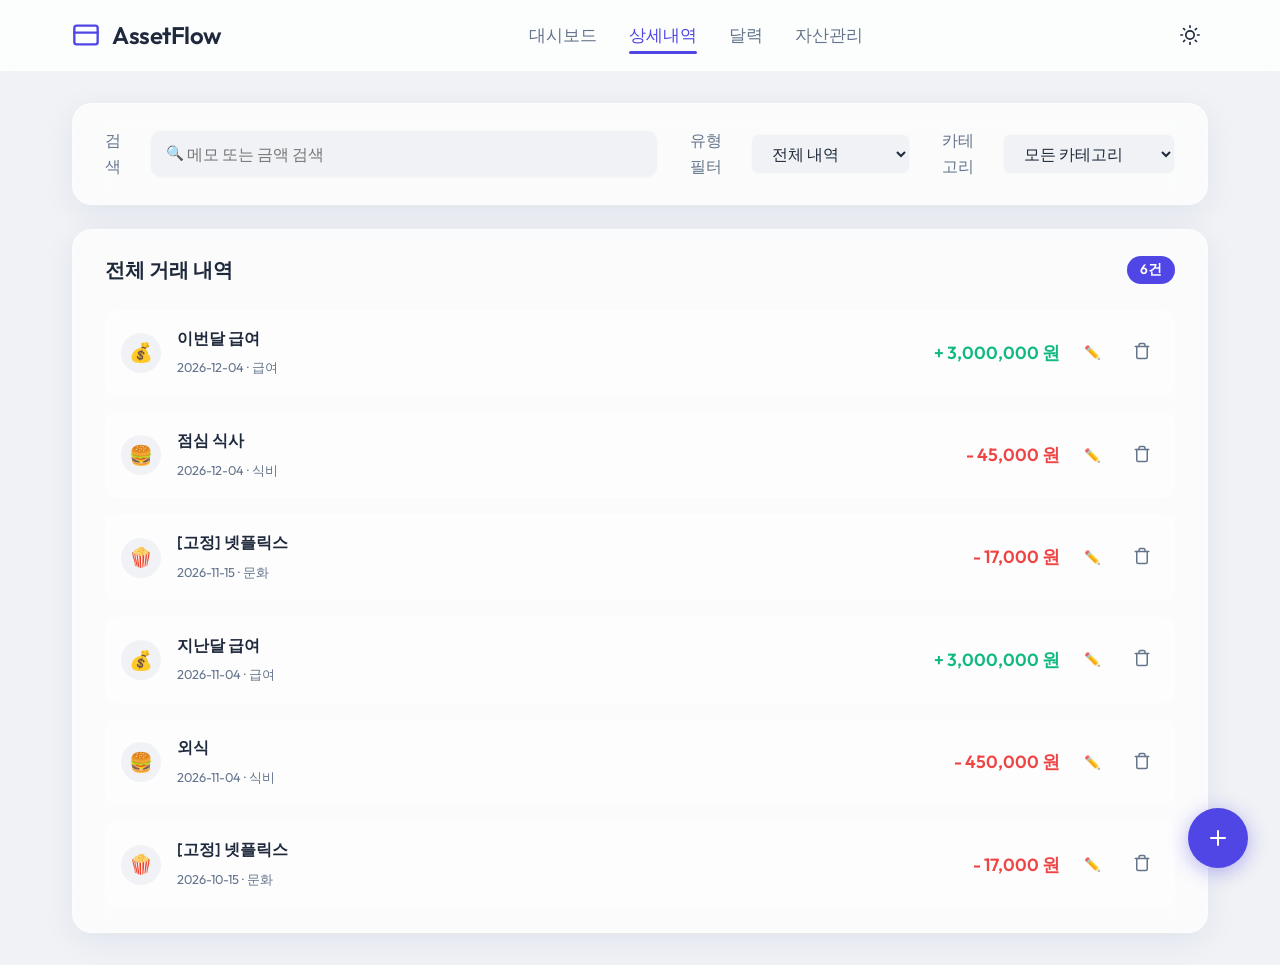
<file: details.html>
<!DOCTYPE html>
<html lang="ko" data-theme="light">
<head>
    <meta charset="UTF-8">
    <meta name="viewport" content="width=device-width, initial-scale=1.0">
    <title>스마트 가계부 - 상세내역</title>
    <meta name="description" content="전체 수입/지출 상세 내역 관리">
    <link rel="preconnect" href="https://fonts.googleapis.com">
    <link rel="preconnect" href="https://fonts.gstatic.com" crossorigin>
    <link href="https://fonts.googleapis.com/css2?family=Outfit:wght@300;400;500;600;700&family=Pretendard:wght@300;400;500;600;700&display=swap" rel="stylesheet">
    <link rel="stylesheet" href="css/style.css">
</head>
<body>
    <header class="header">
        <div class="header-container">
            <div class="logo">
                <svg width="28" height="28" viewBox="0 0 24 24" fill="none" stroke="currentColor" stroke-width="2" stroke-linecap="round" stroke-linejoin="round" class="logo-icon"><rect x="2" y="4" width="20" height="16" rx="2" ry="2"></rect><line x1="2" y1="10" x2="22" y2="10"></line></svg>
                <h1>AssetFlow</h1>
            </div>
            <nav class="nav-links">
                <a href="index.html">대시보드</a>
                <a href="details.html" class="active">상세내역</a>
                <a href="calendar.html">달력</a>
                <a href="assets.html">자산관리</a>
            </nav>
            <div class="header-actions">
                <button id="themeToggle" class="icon-btn" aria-label="다크모드 토글">
                    <svg class="sun-icon" width="20" height="20" viewBox="0 0 24 24" fill="none" stroke="currentColor" stroke-width="2" stroke-linecap="round" stroke-linejoin="round"><circle cx="12" cy="12" r="5"/><line x1="12" y1="1" x2="12" y2="3"/><line x1="12" y1="21" x2="12" y2="23"/><line x1="4.22" y1="4.22" x2="5.64" y2="5.64"/><line x1="18.36" y1="18.36" x2="19.78" y2="19.78"/><line x1="1" y1="12" x2="3" y2="12"/><line x1="21" y1="12" x2="23" y2="12"/><line x1="4.22" y1="19.78" x2="5.64" y2="18.36"/><line x1="18.36" y1="5.64" x2="19.78" y2="4.22"/></svg>
                    <svg class="moon-icon" width="20" height="20" viewBox="0 0 24 24" fill="none" stroke="currentColor" stroke-width="2" stroke-linecap="round" stroke-linejoin="round" style="display: none;"><path d="M21 12.79A9 9 0 1 1 11.21 3 7 7 0 0 0 21 12.79z"/></svg>
                </button>
                <button id="mobileMenuBtn" class="icon-btn mobile-only" aria-label="메뉴 토글">
                    <svg width="24" height="24" viewBox="0 0 24 24" fill="none" stroke="currentColor" stroke-width="2" stroke-linecap="round" stroke-linejoin="round"><line x1="3" y1="12" x2="21" y2="12"/><line x1="3" y1="6" x2="21" y2="6"/><line x1="3" y1="18" x2="21" y2="18"/></svg>
                </button>
            </div>
        </div>
    </header>

    <div class="mobile-nav" id="mobileNav">
        <a href="index.html">대시보드</a>
        <a href="details.html" class="active">상세내역</a>
        <a href="calendar.html">달력</a>
        <a href="assets.html">자산관리</a>
    </div>

    <main class="container">
        <div class="details-wrapper">
            <!-- Filter Section -->
            <section class="filter-section card glass">
                <div class="filter-group search-group" style="flex: 1;">
                    <label for="searchInput">검색</label>
                    <div class="input-with-icon" style="width: 100%;">
                        <span class="currency-symbol" style="font-size: 0.9rem;">🔍</span>
                        <input type="text" id="searchInput" placeholder="메모 또는 금액 검색" style="padding-left: 2.2rem; width: 100%;">
                    </div>
                </div>
                
                <div class="filter-group">
                    <label for="filterType">유형 필터</label>
                    <select id="filterType">
                        <option value="all">전체 내역</option>
                        <option value="income">수입만 보기</option>
                        <option value="expense">지출만 보기</option>
                    </select>
                </div>
                
                <div class="filter-group">
                    <label for="filterCategory">카테고리</label>
                    <select id="filterCategory">
                        <option value="all">모든 카테고리</option>
                        <option value="식비">식비</option>
                        <option value="교통">교통비</option>
                        <option value="쇼핑">쇼핑</option>
                        <option value="주거">주거/통신</option>
                        <option value="문화">문화/여가</option>
                        <option value="급여">급여</option>
                        <option value="기타">기타</option>
                    </select>
                </div>
            </section>

            <!-- List Section -->
            <section class="full-list-section card glass">
                <div class="card-header">
                    <h2>전체 거래 내역</h2>
                    <span class="count-badge" id="listCount">0건</span>
                </div>
                <div class="list-container">
                    <ul id="fullList" class="transaction-list">
                        <!-- JS injected items -->
                    </ul>
                    <div id="emptyStateMessage" class="empty-state" style="display: none;">
                        <svg width="48" height="48" viewBox="0 0 24 24" fill="none" stroke="currentColor" stroke-width="1" stroke-linecap="round" stroke-linejoin="round"><circle cx="12" cy="12" r="10"></circle><line x1="8" y1="12" x2="16" y2="12"></line></svg>
                        <p>해당하는 내역이 없습니다.</p>
                    </div>
                </div>
            </section>
        </div>
    </main>

    <!-- Floating Action Button -->
    <button class="fab" id="addBtn" aria-label="내역 추가">
        <svg width="24" height="24" viewBox="0 0 24 24" fill="none" stroke="currentColor" stroke-width="2" stroke-linecap="round" stroke-linejoin="round"><line x1="12" y1="5" x2="12" y2="19"></line><line x1="5" y1="12" x2="19" y2="12"></line></svg>
    </button>

    <!-- Add Transaction Modal (공통) -->
    <div class="modal-overlay" id="addModal">
        <div class="modal-content glass-modal">
            <div class="modal-header">
                <h2>새 내역 추가</h2>
                <button class="close-btn" id="closeModal">&times;</button>
            </div>
            <form id="transactionForm">
                <div class="form-group type-selector">
                    <input type="radio" id="typeExpense" name="type" value="expense" checked>
                    <label for="typeExpense" class="type-btn expense-btn">지출</label>
                    <input type="radio" id="typeIncome" name="type" value="income">
                    <label for="typeIncome" class="type-btn income-btn">수입</label>
                </div>
                
                <div class="form-row split">
                    <div class="form-group">
                        <label for="amount">금액</label>
                        <div class="input-with-icon">
                            <span class="currency-symbol">₩</span>
                            <input type="number" id="amount" required placeholder="0" min="1">
                        </div>
                    </div>
                    <div class="form-group">
                        <label for="transactionAccount">연결 통장</label>
                        <select id="transactionAccount" required>
                            <option value="none">지정 안함 (현금)</option>
                        </select>
                    </div>
                </div>

                <div class="form-row split">
                    <div class="form-group">
                        <label for="date">날짜</label>
                        <input type="date" id="date" required>
                    </div>
                    <div class="form-group">
                        <label for="category">카테고리</label>
                        <select id="category" required>
                            <option value="식비">🍔 식비</option>
                            <option value="교통">🚌 교통비</option>
                            <option value="쇼핑">🛍️ 쇼핑</option>
                            <option value="주거">🏠 주거/통신</option>
                            <option value="문화">🍿 문화/여가</option>
                            <option value="급여">💰 급여</option>
                            <option value="기타">✨ 기타</option>
                        </select>
                    </div>
                </div>

                <div class="form-group">
                    <label for="memo">메모</label>
                    <input type="text" id="memo" placeholder="어디서 사용하셨나요?" autocomplete="off">
                </div>
                
                <div class="modal-actions">
                    <button type="submit" class="submit-btn">저장하기</button>
                </div>
            </form>
        </div>
    </div>

    <!-- Chart.js is not needed on details page, but app.js will still run. We can handle it in app.js if chart doesn't exist. -->
    <script src="js/app.js"></script>
</body>
</html>
</file>
<file: css/style.css>
:root {
    /* Color Palette - Light Mode */
    --bg-color: #f0f2f5;
    --card-bg: rgba(255, 255, 255, 0.7);
    --card-border: rgba(255, 255, 255, 0.4);
    --text-main: #1e293b;
    --text-muted: #64748b;
    --primary-color: #4f46e5;
    --primary-hover: #4338ca;

    --income-color: #10b981;
    /* Mint Green */
    --income-bg: rgba(16, 185, 129, 0.1);

    --expense-color: #ef4444;
    /* Coral Red */
    --expense-bg: rgba(239, 68, 68, 0.1);

    --glass-shadow: 0 8px 32px 0 rgba(31, 38, 135, 0.07);
    --hover-shadow: 0 12px 40px 0 rgba(31, 38, 135, 0.12);

    --header-bg: rgba(255, 255, 255, 0.8);
    --modal-bg: rgba(255, 255, 255, 0.85);

    /* Layout */
    --border-radius: 20px;
    --transition-speed: 0.3s;
}

[data-theme="dark"] {
    /* Color Palette - Dark Mode */
    --bg-color: #0f172a;
    --card-bg: rgba(30, 41, 59, 0.7);
    --card-border: rgba(255, 255, 255, 0.05);
    --text-main: #f8fafc;
    --text-muted: #94a3b8;
    --primary-color: #6366f1;
    --primary-hover: #818cf8;

    --income-color: #34d399;
    --income-bg: rgba(52, 211, 153, 0.15);

    --expense-color: #f87171;
    --expense-bg: rgba(248, 113, 113, 0.15);

    --glass-shadow: 0 8px 32px 0 rgba(0, 0, 0, 0.3);
    --hover-shadow: 0 12px 40px 0 rgba(0, 0, 0, 0.5);

    --header-bg: rgba(15, 23, 42, 0.8);
    --modal-bg: rgba(30, 41, 59, 0.85);
}

* {
    margin: 0;
    padding: 0;
    box-sizing: border-box;
}

body {
    font-family: 'Pretendard', 'Outfit', sans-serif;
    background-color: var(--bg-color);
    color: var(--text-main);
    transition: background-color var(--transition-speed) ease, color var(--transition-speed) ease;
    line-height: 1.6;
    min-height: 100vh;
}

/* Glassmorphism Utilities */
.glass {
    background: var(--card-bg);
    backdrop-filter: blur(16px);
    -webkit-backdrop-filter: blur(16px);
    border: 1px solid var(--card-border);
    border-radius: var(--border-radius);
    box-shadow: var(--glass-shadow);
    transition: transform var(--transition-speed), box-shadow var(--transition-speed);
}

.glass:hover {
    transform: translateY(-2px);
    box-shadow: var(--hover-shadow);
}

/* Typography */
h1,
h2,
h3,
h4 {
    font-family: 'Outfit', sans-serif;
    font-weight: 600;
}

/* Header */
.header {
    position: sticky;
    top: 0;
    z-index: 100;
    background: var(--header-bg);
    backdrop-filter: blur(12px);
    -webkit-backdrop-filter: blur(12px);
    border-bottom: 1px solid var(--card-border);
}

.header-container {
    max-width: 1200px;
    margin: 0 auto;
    padding: 1rem 2rem;
    display: flex;
    justify-content: space-between;
    align-items: center;
}

.logo {
    display: flex;
    align-items: center;
    gap: 0.75rem;
    color: var(--primary-color);
}

.logo-icon {
    width: 28px;
    height: 28px;
}

.logo h1 {
    font-size: 1.5rem;
    letter-spacing: -0.5px;
    color: var(--text-main);
}

.nav-links {
    display: flex;
    gap: 2rem;
}

.nav-links a {
    text-decoration: none;
    color: var(--text-muted);
    font-weight: 500;
    font-size: 1.05rem;
    transition: color var(--transition-speed);
    position: relative;
}

.nav-links a:hover {
    color: var(--primary-color);
}

.nav-links a.active {
    color: var(--primary-color);
}

.nav-links a.active::after {
    content: '';
    position: absolute;
    bottom: -5px;
    left: 0;
    width: 100%;
    height: 3px;
    background: var(--primary-color);
    border-radius: 2px;
}

.header-actions {
    display: flex;
    align-items: center;
    gap: 1rem;
}

.icon-btn {
    background: none;
    border: none;
    color: var(--text-main);
    cursor: pointer;
    padding: 0.5rem;
    border-radius: 50%;
    display: flex;
    align-items: center;
    justify-content: center;
    transition: background var(--transition-speed);
}

.icon-btn:hover {
    background: var(--card-border);
}

.mobile-only {
    display: none;
}

/* Mobile Nav */
.mobile-nav {
    display: none;
    flex-direction: column;
    background: var(--card-bg);
    backdrop-filter: blur(16px);
    border-bottom: 1px solid var(--card-border);
    position: absolute;
    top: 70px;
    left: 0;
    width: 100%;
    z-index: 99;
    padding: 1rem 0;
    transform: translateY(-100%);
    opacity: 0;
    transition: transform 0.3s ease, opacity 0.3s ease;
}

.mobile-nav.open {
    transform: translateY(0);
    opacity: 1;
}

.mobile-nav a {
    padding: 1rem 2rem;
    text-decoration: none;
    color: var(--text-main);
    font-weight: 500;
    border-left: 4px solid transparent;
}

.mobile-nav a.active {
    background: var(--card-border);
    border-left-color: var(--primary-color);
    color: var(--primary-color);
}

/* Container */
.container {
    max-width: 1200px;
    margin: 2rem auto;
    padding: 0 2rem;
}

/* Summary Cards */
.summary-cards {
    display: grid;
    grid-template-columns: repeat(auto-fit, minmax(300px, 1fr));
    gap: 1.5rem;
    margin-bottom: 2rem;
}

.card {
    padding: 1.5rem 2rem;
    position: relative;
    overflow: hidden;
}

.card-label {
    font-size: 0.95rem;
    color: var(--text-muted);
    margin-bottom: 0.5rem;
    font-weight: 500;
}

.amount {
    font-size: 2rem;
    font-weight: 700;
    font-family: 'Outfit', sans-serif;
}

.amount.positive {
    color: var(--income-color);
}

.amount.negative {
    color: var(--expense-color);
}

.card-icon {
    width: 48px;
    height: 48px;
    border-radius: 16px;
    display: flex;
    align-items: center;
    justify-content: center;
    margin-bottom: 1rem;
}

.income-icon {
    background: var(--income-bg);
    color: var(--income-color);
}

.expense-icon {
    background: var(--expense-bg);
    color: var(--expense-color);
}

.income-card,
.expense-card {
    display: flex;
    align-items: center;
    gap: 1.5rem;
}

.income-card .card-icon,
.expense-card .card-icon {
    margin-bottom: 0;
}

/* Dashboard Content */
.dashboard-content {
    display: grid;
    grid-template-columns: 1fr 1.5fr;
    gap: 1.5rem;
}

.card-header {
    display: flex;
    justify-content: space-between;
    align-items: center;
    margin-bottom: 1.5rem;
}

.card-header h2 {
    font-size: 1.25rem;
}

.view-all {
    font-size: 0.9rem;
    color: var(--primary-color);
    text-decoration: none;
    font-weight: 500;
    display: flex;
    align-items: center;
    gap: 0.25rem;
}

.view-all span {
    transition: transform 0.2s;
}

.view-all:hover span {
    transform: translateX(4px);
}

.canvas-wrapper {
    position: relative;
    height: 300px;
    width: 100%;
    display: flex;
    justify-content: center;
    align-items: center;
}

/* Transaction List */
.transaction-list {
    list-style: none;
    display: flex;
    flex-direction: column;
    gap: 1rem;
}

.transaction-item {
    display: flex;
    justify-content: space-between;
    align-items: center;
    padding: 1rem;
    background: var(--card-border);
    border-radius: 12px;
    transition: transform 0.2s, background 0.2s;
}

.transaction-item:hover {
    transform: translateX(5px);
    background: rgba(255, 255, 255, 0.1);
}

.item-info {
    display: flex;
    align-items: center;
    gap: 1rem;
}

.item-icon {
    width: 40px;
    height: 40px;
    border-radius: 50%;
    display: flex;
    align-items: center;
    justify-content: center;
    font-size: 1.2rem;
    background: var(--bg-color);
}

.item-details h4 {
    font-size: 1rem;
    margin-bottom: 0.2rem;
    color: var(--text-main);
}

.item-date {
    font-size: 0.8rem;
    color: var(--text-muted);
}

.item-amount-action {
    display: flex;
    align-items: center;
    gap: 1rem;
}

.item-amount {
    font-weight: 600;
    font-size: 1.1rem;
}

.item-amount.income {
    color: var(--income-color);
}

.item-amount.expense {
    color: var(--expense-color);
}

.delete-btn, .edit-btn {
    background: none;
    border: none;
    color: var(--text-muted);
    cursor: pointer;
    padding: 0.5rem;
    border-radius: 8px;
    transition: all 0.2s;
}

.delete-btn:hover {
    color: var(--expense-color);
    background: var(--expense-bg);
}

.edit-btn:hover {
    color: var(--primary-color);
    background: var(--primary-bg);
}

.interest-info {
    font-size: 0.8rem;
    color: var(--primary-color);
    margin-top: 0.5rem;
    font-weight: 500;
}

/* Details Page specific */
.details-wrapper {
    display: flex;
    flex-direction: column;
    gap: 1.5rem;
}

.filter-section {
    display: flex;
    gap: 2rem;
    padding: 1.5rem 2rem;
}

.filter-group {
    display: flex;
    align-items: center;
    gap: 1rem;
}

.filter-group label {
    font-weight: 500;
    color: var(--text-muted);
}

.filter-group select {
    padding: 0.5rem 1rem;
    border-radius: 8px;
    border: 1px solid var(--card-border);
    background: var(--bg-color);
    color: var(--text-main);
    font-family: inherit;
    outline: none;
    cursor: pointer;
}

.count-badge {
    background: var(--primary-color);
    color: white;
    padding: 0.2rem 0.8rem;
    border-radius: 20px;
    font-size: 0.85rem;
    font-weight: 600;
}

.empty-state {
    display: flex;
    flex-direction: column;
    align-items: center;
    justify-content: center;
    padding: 4rem 2rem;
    color: var(--text-muted);
    gap: 1rem;
}

/* Floating Action Button */
.fab {
    position: fixed;
    bottom: 2rem;
    right: 2rem;
    width: 60px;
    height: 60px;
    border-radius: 30px;
    background: var(--primary-color);
    color: white;
    border: none;
    box-shadow: 0 4px 20px rgba(79, 70, 229, 0.4);
    cursor: pointer;
    display: flex;
    align-items: center;
    justify-content: center;
    z-index: 100;
    transition: transform 0.3s, background 0.3s;
}

.fab:hover {
    transform: scale(1.1) rotate(90deg);
    background: var(--primary-hover);
}

/* Modal */
.modal-overlay {
    position: fixed;
    top: 0;
    left: 0;
    width: 100%;
    height: 100%;
    background: rgba(0, 0, 0, 0.5);
    backdrop-filter: blur(5px);
    -webkit-backdrop-filter: blur(5px);
    z-index: 200;
    display: flex;
    align-items: center;
    justify-content: center;
    opacity: 0;
    pointer-events: none;
    transition: opacity 0.3s ease;
}

.modal-overlay.active {
    opacity: 1;
    pointer-events: all;
}

.modal-content {
    background: var(--modal-bg);
    width: 100%;
    max-width: 500px;
    border-radius: 24px;
    padding: 2rem;
    transform: translateY(20px);
    transition: transform 0.3s ease;
    border: 1px solid var(--card-border);
    box-shadow: var(--glass-shadow);
}

.modal-overlay.active .modal-content {
    transform: translateY(0);
}

.modal-header {
    display: flex;
    justify-content: space-between;
    align-items: center;
    margin-bottom: 2rem;
}

.close-btn {
    background: none;
    border: none;
    font-size: 1.5rem;
    color: var(--text-muted);
    cursor: pointer;
    transition: color 0.2s;
}

.close-btn:hover {
    color: var(--expense-color);
}

/* Form Styles */
.form-group {
    margin-bottom: 1.5rem;
}

.form-group label {
    display: block;
    margin-bottom: 0.5rem;
    font-weight: 500;
    color: var(--text-main);
}

.form-row {
    display: flex;
    gap: 1rem;
    width: 100%;
}

.form-row.split .form-group {
    flex: 1;
}

input[type="text"],
input[type="number"],
input[type="date"],
select {
    width: 100%;
    padding: 0.8rem 1rem;
    border-radius: 12px;
    border: 1px solid var(--card-border);
    background: var(--bg-color);
    color: var(--text-main);
    font-family: inherit;
    font-size: 1rem;
    transition: border-color 0.2s, box-shadow 0.2s;
    outline: none;
}

input:focus,
select:focus {
    border-color: var(--primary-color);
    box-shadow: 0 0 0 3px rgba(79, 70, 229, 0.2);
}

.input-with-icon {
    position: relative;
    display: flex;
    align-items: center;
}

.currency-symbol {
    position: absolute;
    left: 1rem;
    color: var(--text-muted);
}

.input-with-icon input {
    padding-left: 2.5rem;
}

/* Type Selector Toggle */
.type-selector {
    display: flex;
    gap: 1rem;
}

.type-selector input[type="radio"] {
    display: none;
}

.type-btn {
    flex: 1;
    text-align: center;
    padding: 0.8rem;
    border-radius: 12px;
    border: 2px solid var(--card-border);
    cursor: pointer;
    font-weight: 600;
    transition: all 0.2s;
    color: var(--text-muted);
}

#typeExpense:checked+.expense-btn {
    border-color: var(--expense-color);
    background: var(--expense-bg);
    color: var(--expense-color);
}

#typeIncome:checked+.income-btn {
    border-color: var(--income-color);
    background: var(--income-bg);
    color: var(--income-color);
}

.submit-btn {
    width: 100%;
    padding: 1rem;
    border-radius: 12px;
    background: var(--primary-color);
    color: white;
    border: none;
    font-size: 1.1rem;
    font-weight: 600;
    cursor: pointer;
    transition: background 0.2s;
    margin-top: 1rem;
}

.submit-btn:hover {
    background: var(--primary-hover);
}

.no-data-message {
    position: absolute;
    top: 50%;
    left: 50%;
    transform: translate(-50%, -50%);
    color: var(--text-muted);
    font-weight: 500;
}

/* Budget Section */
.budget-header {
    display: flex;
    justify-content: space-between;
    align-items: center;
    margin-bottom: 1rem;
}

.budget-progress-container {
    display: flex;
    flex-direction: column;
    gap: 0.75rem;
}

.budget-bar {
    width: 100%;
    height: 12px;
    background: var(--card-border);
    border-radius: 6px;
    overflow: hidden;
}

.budget-fill {
    height: 100%;
    background: var(--income-color);
    border-radius: 6px;
    transition: width 0.5s ease, background-color 0.3s ease;
}

.budget-fill.warning {
    background: var(--expense-color);
}

.budget-info {
    display: flex;
    justify-content: space-between;
    font-size: 0.95rem;
}

/* Calendar Section */
.calendar-section {
    padding: 2rem;
}

.calendar-header {
    display: flex;
    justify-content: space-between;
    align-items: center;
    margin-bottom: 2rem;
}

.calendar-header h2 {
    font-size: 1.5rem;
    font-family: 'Outfit', sans-serif;
}

.calendar-grid {
    display: flex;
    flex-direction: column;
}

.day-header,
.calendar-days {
    display: grid;
    grid-template-columns: repeat(7, 1fr);
}

.day-header {
    text-align: center;
    font-weight: 600;
    padding-bottom: 1rem;
    border-bottom: 1px solid var(--card-border);
    margin-bottom: 1rem;
    color: var(--text-muted);
}

.text-red {
    color: var(--expense-color) !important;
}

.text-blue {
    color: var(--primary-color) !important;
}

.calendar-days {
    gap: 0.5rem;
}

.calendar-cell {
    min-height: 100px;
    padding: 0.5rem;
    border: 1px solid var(--card-border);
    border-radius: 8px;
    background: rgba(255, 255, 255, 0.03);
    display: flex;
    flex-direction: column;
    transition: background 0.2s, transform 0.2s;
    cursor: pointer;
}
.calendar-cell:hover {
    background: var(--card-border);
    transform: translateY(-2px);
}

.calendar-cell.empty {
    background: transparent;
    border-color: transparent;
}

.cell-date {
    font-weight: 500;
    margin-bottom: 0.5rem;
    font-size: 0.9rem;
}

.cell-date.today {
    background: var(--primary-color);
    color: white;
    width: 24px;
    height: 24px;
    display: flex;
    align-items: center;
    justify-content: center;
    border-radius: 50%;
}

.cell-amount {
    font-size: 0.75rem;
    font-weight: 600;
    text-align: right;
    margin-top: 2px;
}

.cell-amount.income {
    color: var(--income-color);
}

.cell-amount.income {
    color: var(--income-color);
}

.cell-amount.expense {
    color: var(--expense-color);
}

/* Calendar Highlights */
.calendar-cell.max-expense {
    border: 2px solid var(--expense-color);
    background: rgba(239, 68, 68, 0.05);
}

.calendar-cell.min-expense {
    border: 2px solid var(--income-color);
    background: rgba(16, 185, 129, 0.05);
}

/* Asset / Fixed Expense specific */
.stop-btn {
    background: none;
    border: 1px solid var(--expense-color);
    color: var(--expense-color);
    padding: 0.3rem 0.6rem;
    border-radius: 6px;
    font-size: 0.8rem;
    cursor: pointer;
    transition: all 0.2s;
}

.stop-btn:hover {
    background: var(--expense-color);
    color: white;
}

.status-badge {
    font-size: 0.75rem;
    padding: 0.2rem 0.5rem;
    border-radius: 12px;
    background: var(--card-border);
    color: var(--text-muted);
}

.status-badge.active {
    background: rgba(16, 185, 129, 0.2);
    color: var(--income-color);
}

.status-badge.stopped {
    background: rgba(239, 68, 68, 0.2);
    color: var(--expense-color);
}


/* Responsive */
@media (max-width: 768px) {
    .dashboard-content {
        grid-template-columns: 1fr;
    }

    .nav-links {
        display: none;
    }

    .mobile-only {
        display: flex;
    }

    .header-container {
        padding: 1rem;
    }

    .container {
        padding: 0 1rem;
    }

    .filter-section {
        flex-direction: column;
        gap: 1rem;
    }

    .filter-group {
        width: 100%;
    }

    .filter-group select {
        flex: 1;
    }
}

/* Feature 1: Trend Indicators */
.trend-indicator {
    font-size: 0.85rem;
    font-weight: 500;
    margin-top: 0.5rem;
}

.trend-indicator.bad {
    color: var(--expense-color);
}

.trend-indicator.good {
    color: var(--income-color);
}

.trend-indicator.neutral {
    color: var(--text-muted);
}

/* Drill-down */
.drill-down-container {
    margin-top: 1.5rem;
    padding-top: 1.5rem;
    border-top: 1px solid var(--card-border);
    animation: slideDown 0.3s ease;
}

.drill-down-header {
    display: flex;
    justify-content: space-between;
    align-items: center;
    margin-bottom: 1rem;
}

.drill-down-list {
    max-height: 250px;
    overflow-y: auto;
}

.drill-down-list::-webkit-scrollbar {
    width: 6px;
}

.drill-down-list::-webkit-scrollbar-thumb {
    background-color: var(--card-border);
    border-radius: 4px;
}

@keyframes slideDown {
    from {
        opacity: 0;
        transform: translateY(-10px);
    }

    to {
        opacity: 1;
        transform: translateY(0);
    }
}

/* Feature 2: Savings Goals */
.goal-progress-container {
    width: 100%;
    margin-top: 0.8rem;
}

.goal-bar {
    width: 100%;
    height: 8px;
    background: var(--card-border);
    border-radius: 4px;
    overflow: hidden;
    margin-bottom: 0.5rem;
}

.goal-fill {
    height: 100%;
    background: var(--primary-color);
    border-radius: 4px;
    transition: width 0.5s ease;
}

.goal-stats {
    display: flex;
    justify-content: space-between;
    font-size: 0.85rem;
    color: var(--text-muted);
}

.goal-stats strong {
    color: var(--text-main);
}

/* Feature 4: Gamification */
.streak-badge {
    background: linear-gradient(135deg, #f59e0b, #ef4444);
    color: white;
    padding: 0.4rem 1rem;
    border-radius: 20px;
    font-size: 0.95rem;
    font-weight: 600;
    display: inline-flex;
    align-items: center;
    gap: 0.4rem;
    box-shadow: 0 4px 12px rgba(239, 68, 68, 0.3);
    animation: popIn 0.5s cubic-bezier(0.175, 0.885, 0.32, 1.275);
}

@keyframes popIn {
    0% {
        transform: scale(0.5);
        opacity: 0;
    }

    100% {
        transform: scale(1);
        opacity: 1;
    }
}

.calendar-cell.no-spend-day {
    position: relative;
    border: 2px solid rgba(245, 158, 11, 0.3);
    background: rgba(245, 158, 11, 0.05);
}

.calendar-cell.no-spend-day::after {
    content: '⭐️';
    position: absolute;
    bottom: 5px;
    right: 5px;
    font-size: 1.2rem;
    opacity: 0.8;
}

:root[color-theme='light'] {
  --surface-default: #F2F0EE;
  --btn-default: #FFFFFF;
  --btn-svg-hover: #FFA500;
}

:root[color-theme='dark'] {
  --surface-default: #17171C;
  --btn-default: #23232B;
  --btn-svg-hover: gold;
}


.dark-light-toggle {
  display: flex;
  justify-content: center;
  align-items: center;

  position: relative;
  width: 50px;
  height: 50px;
  background-color: var(--btn-default);
  border: none;
  border-radius: 10px;
  overflow: hidden;
  cursor: pointer;

  transition: background-color 0.5s;
}   

.icon30 {
  display: flex;
  justify-content: center;
  align-items: center;      
  width: 30px;
  height: 30px;  
  position: absolute;
}
.icon30>svg{
  transition: fill 0.5s, transform 0.5s ease;   
}

.sun {
  animation: rise-animation 1s forwards;
  transform-origin: 50% 200%
}
.moon {
  animation: set-animation 1s forwards;
  transform-origin: 50% 200%;
}

[color-theme='dark'] .dark-light-toggle .sun {
  animation: set-animation 1s forwards;
}
[color-theme='dark'] .dark-light-toggle .moon {
  animation: rise-animation 1s forwards;
}

.dark-light-toggle:hover svg {
  fill: var(--btn-svg-hover);
  transform: scale(1.2);
}

@keyframes rise-animation {
  from {
    transform: rotate(180deg);
  }
  to {
    transform: rotate(360deg);
  }
}
@keyframes set-animation {
  from {
    transform: rotate(0deg);
  }
  to {
    transform: rotate(180deg);
  }
}
</file>
